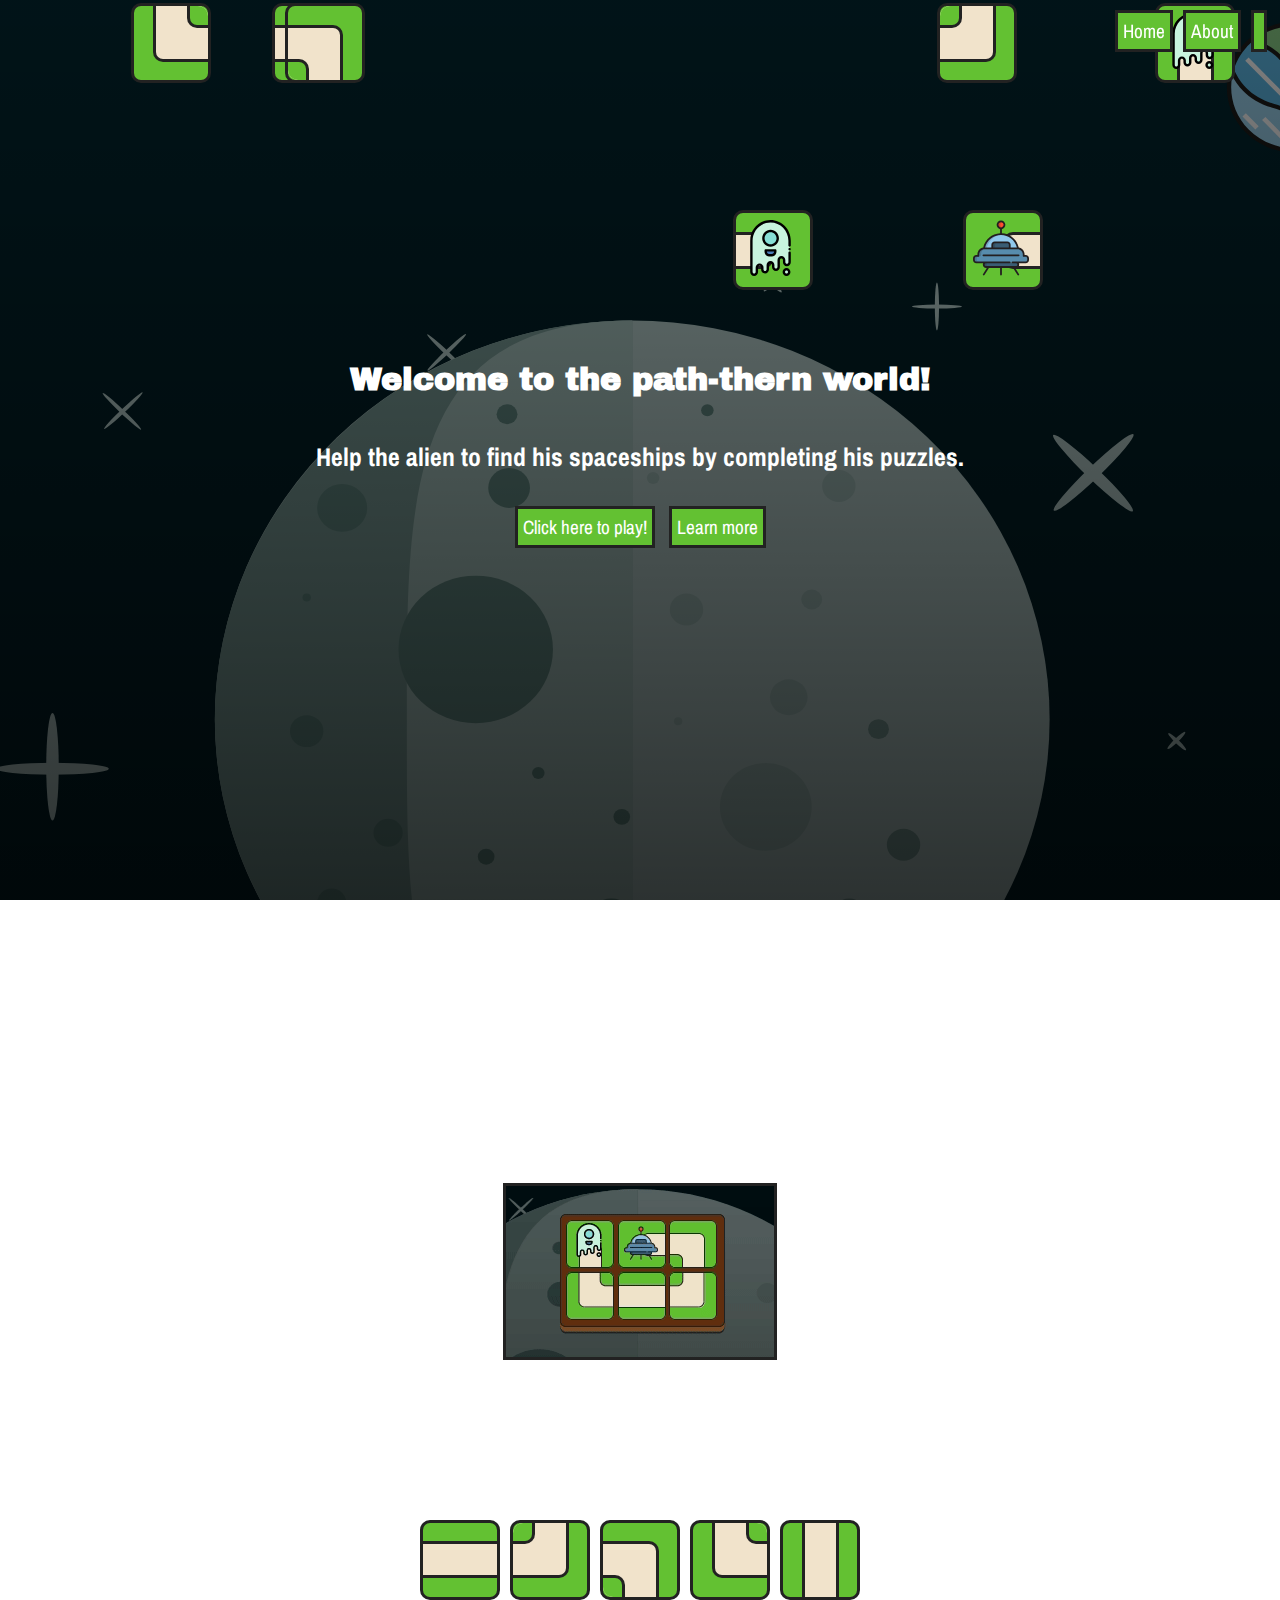
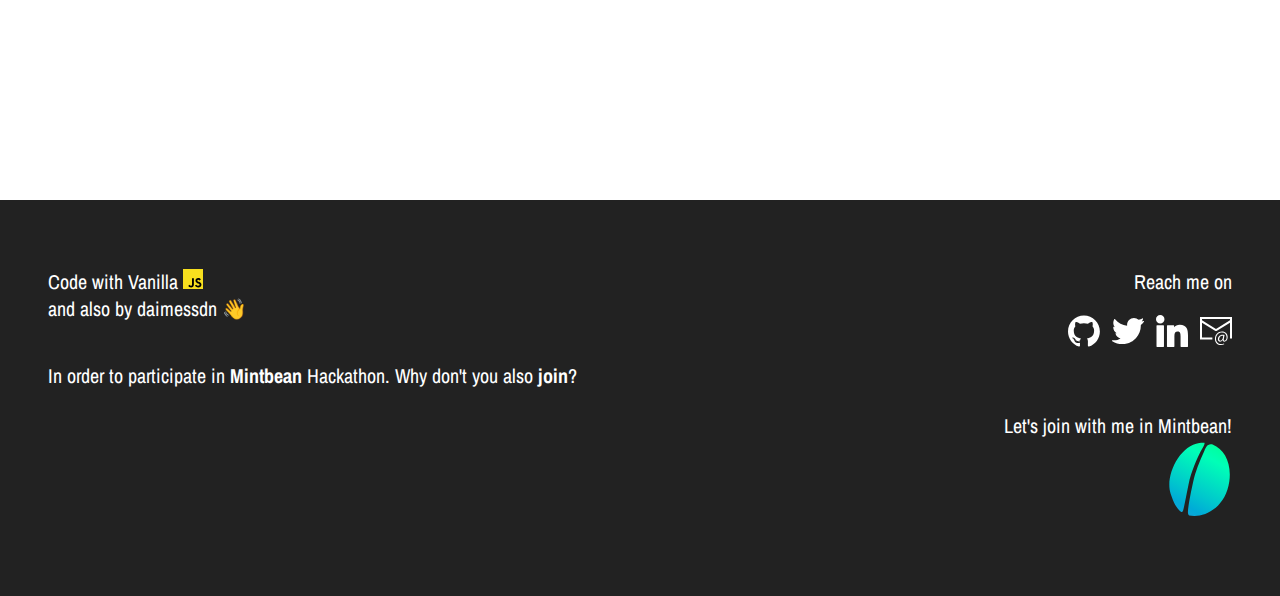
<file: index.html>
<!DOCTYPE html>
<html lang="en">
<head>
	<meta charset="utf-8" />
	<meta name="viewport" content="width=device-width, initial-scale=1.0" />

	<meta property="og:type" content="website" />
	<meta property="og:title" content="path-thern game" />
    <meta property="og:description" content="Guide the alien to the spaceship by creating the right path." />
	<meta property="og:url" content="https://daimessdn.github.io/path-thern" />
	<meta property="og:image" content="https://raw.githubusercontent.com/daimessdn/path-thern/master/src/img/share/path-thern-facebook-banner.png" />

	<meta name="twitter:card" content="summary" />
	<meta name="twitter:site" content="@daimessdn" />
	<meta name="twitter:title" content="path-thern game" />
	<meta name="twitter:description" content="Guide the alien to the spaceship by creating the right path." />
	<meta name="twitter:image" content="https://raw.githubusercontent.com/daimessdn/path-thern/master/src/img/share/path-thern-logo.png" />

	<title>path-thern</title>

	<link rel="stylesheet" href="https://cdnjs.cloudflare.com/ajax/libs/font-awesome/5.15.3/css/all.min.css" integrity="sha512-iBBXm8fW90+nuLcSKlbmrPcLa0OT92xO1BIsZ+ywDWZCvqsWgccV3gFoRBv0z+8dLJgyAHIhR35VZc2oM/gI1w==" crossorigin="anonymous" />

	<link rel="stylesheet" href="src/css/main.css" />
	<link rel="stylesheet" href="src/css/paths.css" />
</head>
<body>
	<nav>
		<ul>
			<li>
				<a class="action-btn" href="#home">Home</a>
			</li>

			<li>
				<a class="action-btn" href="#about">About</a>
			</li>

			<li>
				<a class="action-btn" href="https://github.com/daimessdn/path-thern"><i class="fab fa-github"></i></a>
			</li>
		</ul>
	</nav>

	<header id="home">
		<div id="animation-background">
			<div class="box float1 right-bottom-line"><div></div><div></div></div>
			<div class="box float2 start-top"><div></div><div></div></div>
			<div class="box float3 horizontal-line"><div></div><div></div></div>
			<div class="box float4 left-top-line"><div></div><div></div></div>
			<div class="box float5 finish-left"><div></div><div></div></div>
			<div class="box float6 start-right"><div></div><div></div></div>
			<div class="box float7 left-bottom-line"><div></div><div></div></div>
		</div>

		<div class="container container-flex">
			<h1>Welcome to the path-thern world!</h1>
			<h2>Help the alien to find his spaceships by completing his puzzles.</h2>
			<p>
				<a href="game.html" class="action-btn">Click here to play!</a>
				<a href="#about" class="action-btn">Learn more</a>
		</div>
	</header>

	<main>
		<section id="about">
			<div class="container container-flex">
				<h2>About path-thern</h2>

				<img id="demo-image" src="src/img/demo/smalldemo1.gif" alt="path-thern-demo" />

				<p><strong>path-thern</strong> is a puzzle game played by rotating boxes on a platform in certain moves. The boxes are rotated to produce a path which the alien can get to his spaceship. </p>

				<p>For the first start, you can rotate the box by click the box. <a href="game.html">Click here</a> if you are ready to play!</p>

				<div id="box-playground"></div>
			</div>
		</section>
	</main>

	<footer>
        <div>
            <p>
                Code with Vanilla
                <img class="language-logo" src="src/img/icon/jslogo.svg" title="JavaScript" alt="JavaScript" /><br />and also <i class="fas fa-heart"></i> by daimessdn 👋
            </p>

            <p>
                In order to participate in <a href="https://mintbean.io" target="_blank">Mintbean</a> Hackathon. Why don't you also <a href="https://mintbean.io" target="_blank">join</a>?
            </p>
        </div>

        <div>
            <p>Reach me on<br />
                <ul class="social-media-footer">
                    <li><a href="https://www.github.com/daimessdn" target="_blank">
                        <img src="src/img/icon/github.svg" alt="GitHub" title="GitHub" />
                        </a></li> 
                    <li><a href="https://www.twitter.com/daimessdn" target="_blank">
                        <img src="src/img/icon/twitter.svg" alt="Twitter" title="Twitter" />
                        </a></li>
                    <li><a href="https://www.linkedin.com/in/dimaswehhh" target="_blank">
                        <img src="src/img/icon/linkedin.svg" alt="Linkedin" title="Linkedin" />
                        </a></li> 
                    <li><a href="mailto:daimessdn@gmail.com" target="_blank">
                        <img src="src/img/icon/email.svg" alt="Email" title="Email" />
                        </a></li> 
                </ul>
            </p>

            <p>
            	Let's join with me in Mintbean!<br />
            	<a href="https://mintbean.io"><img src="src/img/icon/bean.svg" style="width: 64px" alt="Mintbean" /></a>
            </p>
        </div>
    </footer>


	<script>
		const playground = document.querySelector("#box-playground");

		const boxes = [
			{
				rotation: 0,
				orientation: "horizontal-line"
			},
			{
				rotation: 0,
				orientation: "left-bottom-line"
			},
			{
				rotation: 0,
				orientation: "left-top-line"
			},
			{
				rotation: 0,
				orientation: "right-bottom-line"
			},
			{
				rotation: 0,
				orientation: "vertical-line"
			}
		];

		playground.innerHTML = "";

		boxes.forEach(box => {
			playground.innerHTML += `<div class="box ${box.orientation}" onclick="rotateBox(this)"><div></div><div></div></div>`
		});

		function rotateBox(element) {
			const index = Array.prototype.indexOf.call(playground.children, element);
  			const boxToBeRotated = boxes[index];

  			boxToBeRotated.rotation++;
  			element.style.transform = `rotate(${boxToBeRotated.rotation * 90}deg)`;
		}
	</script>
</body>
</html>
</file>
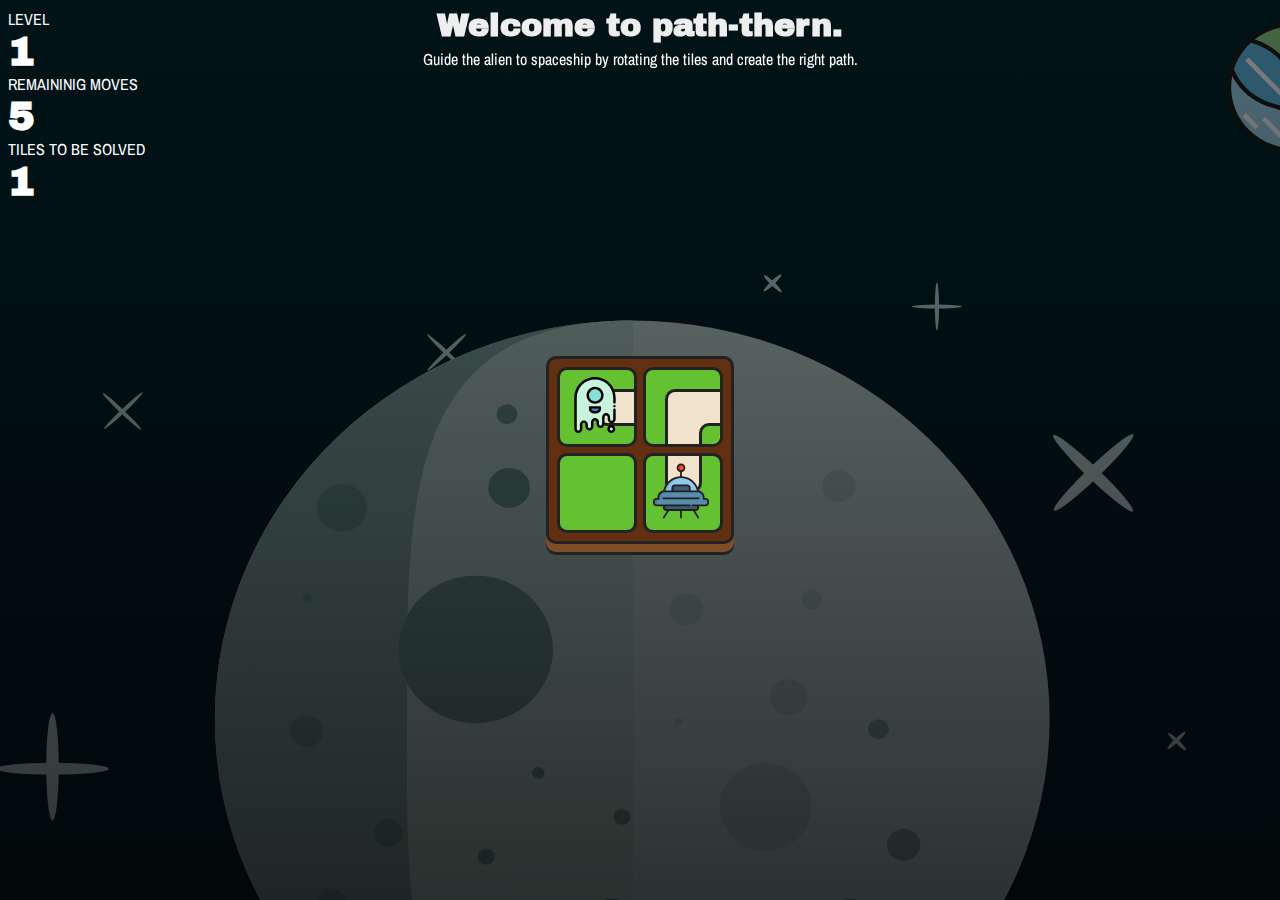
<file: game.html>
<!DOCTYPE html>
<html lang="en">
<head>
	<meta charset="utf-8" />
	<meta name="viewport" content="width=device-width, initial-scale=1.0" />

	<meta property="og:type" content="website" />
	<meta property="og:title" content="path-thern game" />
    <meta property="og:description" content="Guide the alien to the spaceship by creating the right path." />
	<meta property="og:url" content="https://daimessdn.github.io/path-thern" />
	<meta property="og:image" content="https://raw.githubusercontent.com/daimessdn/path-thern/master/src/img/share/path-thern-facebook-banner.png" />

	<meta name="twitter:card" content="summary" />
	<meta name="twitter:site" content="@daimessdn" />
	<meta name="twitter:title" content="path-thern game" />
	<meta name="twitter:description" content="Guide the alien to the spaceship by creating the right path." />
	<meta name="twitter:image" content="https://raw.githubusercontent.com/daimessdn/path-thern/master/src/img/share/path-thern-logo.png" />

	<title>path-thern</title>

	<link rel="stylesheet" href="https://cdnjs.cloudflare.com/ajax/libs/font-awesome/5.15.3/css/all.min.css" integrity="sha512-iBBXm8fW90+nuLcSKlbmrPcLa0OT92xO1BIsZ+ywDWZCvqsWgccV3gFoRBv0z+8dLJgyAHIhR35VZc2oM/gI1w==" crossorigin="anonymous" />

	<link rel="stylesheet" href="src/css/game.css" />
	<link rel="stylesheet" href="src/css/paths.css" />
</head>
<body>
	<!-- <h1>path-thern.</h1>
	<p>Rotating puzzle game and create a connection path.</p> -->
	<div id="platform"></div>

	<div id="stats">
		<p>LEVEL</p>
		<h1 id="level">x</h1>

		<p>REMAININIG MOVES</p>
		<h1 id="moves">N</h1>
		
		<p>TILES TO BE SOLVED</p>
		<h1 id="boxes-left">M</h1>
	</div>

	<div id="notification"></div>
	<div id="message"></div>
	<div id="actions"></div>

	<script src="src/js/main.js"></script>
</body>
</html>
</file>
<file: src/css/main.css>
@import url('https://fonts.googleapis.com/css2?family=Archivo+Black&family=Archivo+Narrow:wght@400;700&display=swap');

* {
	box-sizing: border-box;
}

html, body {
	margin: 0;
	padding: 0;

	scroll-behavior: smooth;
}

body {
	font-family: 'Archivo Narrow', monospace;
	font-variant-ligatures: none;

	background: linear-gradient(rgba(0, 0, 0, .5), rgba(0, 0, 0, .8)), url("../img/space.svg");
	background-position: center top;
	background-repeat: no-repeat;
	background-size: cover;
	background-attachment: fixed;
	
	color: #fff;
}

header, section {
	height: 100vh;

	display: flex;
	flex-direction: column;
	align-items: center;
	justify-content: center;

	position: relative;

	z-index: 0;

}

#animation-background {
	width: 100%;
	height: 100vh;

	position: absolute;
	top: 0;
	left: 0;
	z-index: 1;
}

#box-playground {
	display: inline-flex;
}

#box-playground .box {
	margin: 5px;
}

.container {
    margin: 4em 7em;
    width: 70%;

    z-index: 2;
}

.container-flex {
    display: flex;
    flex-direction: column;
    justify-content: center;
    align-items: center;
    text-align: center;
}

nav {
	position: fixed;
	top: 8px;
	right: 8px;
	padding: 0;

	z-index: 5;
}

nav ul {
	list-style: none;
	padding: 0;
	margin: 0;
}

nav ul li {
	padding: 10px 0;
	margin: 0;

	float: left;
	font-size: 1.2em;
}

nav a {
	color: #fff;
	text-decoration: none;

	transition: all .5s ease;
}

header h1, section h2  {
	font-size: 2em;
	font-family: "Archivo Black";
}

header h2 {
	font-size: 1.6em;
}

section {
	height: 100vh;
}

section a {
	color: #fff;
	font-weight: bold;
}

p {
	font-size: 1.2em;
}

#demo-image {
	border: 3px solid #222;
}

.action-btn {
	border: none;
	color: white;
	background-color: #63c132;
	border: 3px solid #222222;
	padding: 5px;
	margin: 5px;

	cursor: pointer;

	font-family: "Archivo Narrow";
	font-size: 1em;

	text-decoration: none;
}

footer {
    background-color: #222;
    color: #fff;
    padding: 3em;

    display: flex;
    flex-direction: row;
    width: 100%;
}

footer div {
    flex-basis: 50%;

    display: flex;
    flex-direction: column;
}

footer div:last-child {
    align-items: flex-end;

    text-align: right;
}

footer p {
    margin: 1em 0;
    font-size: 20px;
}

footer p a {
    text-decoration: none;
    color: #fff;
    font-weight: bold;
}

.just-icon, .language-logo {
    width: 20px;
}

.social-media-footer {
    list-style: none;
    margin: 0;
    padding: 0;
}

.social-media-footer li {
    display: inline;
    padding: 8px 0 8px 8px;
}

.social-media-footer li a, .social-media-footer li a:active  {
    text-decoration: none;
    color: #fff;
}

.social-media-footer li a img {
    width: 2em;
}

.float1 {
	position: absolute;
	top: 0;
	left: 10%;

	z-index: 0;

	animation: floatone 3s ease-in-out infinite;
}

.float7 {
	position: absolute;
	top: 0%;
	left: 73%;

	z-index: 0;

	animation: floatone 5s ease-in-out alternate infinite;
}

.float6 {
	position: absolute;
	top: 23%;
	left: 57%;

	z-index: 0;

	animation: floatfive 3.5s ease-in-out alternate infinite;
}

.float5 {
	position: absolute;
	top: 23%;
	left: 75%;

	z-index: 0;

	animation: floatfive 3.5s ease-in-out alternate infinite;
}

.float4 {
	position: absolute;
	top: 0;
	left: 22%;

	z-index: 0;

	animation: floatfour 3.5s ease-in-out alternate infinite;
}

.float3 {
	position: absolute;
	top: 0;
	left: 21%;

	z-index: 0;

	animation: floatthree 4s ease-in-out alternate infinite;
}

.float2 {
	position: absolute;
	top: 0;
	left: 90%;

	z-index: 0;

	animation: floattwo 2s ease-in-out alternate infinite;
}

.float1 {
	position: absolute;
	top: 0;
	left: 10%;

	z-index: 0;

	animation: floatone 3s ease-in-out infinite;
}

@keyframes floatone {
	0% {
		transform: rotate(0deg);
		top: 50%;
	} 50% {
		transform: rotate(360deg);
		top: 60%;
	} 100% {
		transform: rotate(720deg);
		top: 50%;
	}
}

@keyframes floattwo {
	from {
		transform: rotate(20deg);
		top: 2%;
	} to {
		transform: rotate(102deg);
		top: 32%;
	}
}

@keyframes floatthree {
	from {
		transform: rotate(293deg);
		top: 44%;
	} to {
		transform: rotate(53deg);
		top: 32%;
	}
}

@keyframes floatfour {
	from {
		transform: rotate(12deg);
		top: 23%;
	} to {
		transform: rotate(24deg);
		top: 0%;
	}
}

@keyframes floatfive {
	from {
		transform: rotate(90deg);
		top: 10%;
	} to {
		transform: rotate(-56deg);
		top: 12%;
	}
}
</file>
<file: src/css/paths.css>
.box {
	background-color: #63C132;
	color: white;
	width: 5em;
	height: 5em;

	user-select: none;

	cursor: pointer;
	/*position: relative;*/

	display: grid;
	place-items: center;

	border-radius: 10px;

	margin: 3px;

	border: 3px solid #222;
	/*box-shadow: 0 10px 0 0 #9EE37D, 0 3px 0 0 #358600;*/

	transform: rotate(0);

	transition: all .25s ease;
}

.horizontal-line div:first-child {
	background-color: #f1e3cb;
	width: 100%;
	height: 50%;

	border-top: 3px solid #222;
	border-bottom: 3px solid #222;

	position: absolute;
	top: 25%;
}

.horizontal-line div:last-child {
	background-color: #63C132;
	width: 100%;
	height: 25%;

	border-bottom-right-radius: 10px;
	border-bottom-left-radius: 10px;

	position: absolute;
	top: 75%;
}

.vertical-line div:first-child {
	background-color: #f1e3cb;
	width: 50%;
	height: 100%;

	border-left: 3px solid #222;
	border-right: 3px solid #222;

	position: absolute;
	left: 25%;
}

.vertical-line div:last-child {
	background-color: #63C132;
	width: 25%;
	height: 100%;

	border-top-right-radius: 10px;
	border-bottom-right-radius: 10px;

	position: absolute;
	left: 75%;
}

.crossed-line div:first-child {
	background-color: #f1e3cb;
	width: 100%;
	height: 50%;

	border-top: 3px solid #222;
	border-bottom: 3px solid #222;

	position: absolute;
	top: 25%;
}

.crossed-line div:last-child {
	background-color: #f1e3cb;
	width: 50%;
	height: 100%;

	border-left: 3px solid #222;
	border-right: 3px solid #222;

	position: absolute;
	left: 25%;
}

.right-top-line div:first-child {
	background-color: #f1e3cb;
	width: 75%;
	height: 75%;

	border-left: 3px solid #222;
	border-top: 3px solid #222;

	border-top-left-radius: 10px;
	border-bottom-right-radius: 10px;

	position: absolute;
	left: 25%;
	top: 25%;
}

.right-top-line div:last-child {
	background-color: #63C132;
	width: calc(3px + 25%);
	height: calc(3px + 25%);

	border-left: 3px solid #222;
	border-top: 3px solid #222;

	border-top-left-radius: 10px;
	border-bottom-right-radius: 10px;

	position: absolute;
	left: calc(75% - 3px);
	top: calc(75% - 3px);
}

.left-top-line div:first-child {
	background-color: #f1e3cb;
	width: 75%;
	height: 75%;

	border-right: 3px solid #222;
	border-top: 3px solid #222;	

	border-top-right-radius: 10px;
	border-bottom-left-radius: 10px;

	position: absolute;
	left: 0;
	top: 25%;
}

.left-top-line div:last-child {
	background-color: #63C132;
	width: calc(3px + 25%);
	height: calc(3px + 25%);

	border-right: 3px solid #222;
	border-top: 3px solid #222;	

	border-top-right-radius: 10px;
	border-bottom-left-radius: 10px;

	position: absolute;
	left: 0;
	top: calc(75% - 3px);
}

.right-bottom-line div:first-child {
	background-color: #f1e3cb;
	width: 75%;
	height: 75%;

	border-left: 3px solid #222;
	border-bottom: 3px solid #222;

	border-top-right-radius: 10px;
	border-bottom-left-radius: 10px;

	position: absolute;
	left: 25%;
	top: 0;
}

.right-bottom-line div:last-child {
	background-color: #63C132;
	width: calc(25% + 3px);
	height: calc(25% + 3px);

	border-left: 3px solid #222;
	border-bottom: 3px solid #222;

	border-top-right-radius: 10px;
	border-bottom-left-radius: 10px;

	position: absolute;
	left: calc(75% - 3px);
	top: 0;
}

.left-bottom-line div:first-child {
	background-color: #f1e3cb;
	width: 75%;
	height: 75%;

	border-right: 3px solid #222;
	border-bottom: 3px solid #222;

	border-top-left-radius: 10px;
	border-bottom-right-radius: 10px;

	position: absolute;
	left: 0;
	top: 0;
}

.left-bottom-line div:last-child {
	background-color: #63C132;
	width: calc(25% + 3px);
	height: calc(25% + 3px);

	border-right: 3px solid #222;
	border-bottom: 3px solid #222;

	border-top-left-radius: 10px;
	border-bottom-right-radius: 10px;

	position: absolute;
	left: 0;
	top: 0;
}

.start-top div:first-child, .finish-top div:first-child {
	background-color: #f1e3cb;
	width: 50%;
	height: 50%;

	border: 3px solid #222;
	border-bottom: none;

	position: absolute;
	left: 25%;
	top: 50%;

	border-radius: 10px 10px 0 0;
}

.start-bottom div:first-child, .finish-bottom div:first-child {
	background-color: #f1e3cb;
	width: 50%;
	height: 50%;

	border: 3px solid #222;
	border-top: none;

	position: absolute;
	left: 25%;
	top: 0em;

	border-radius: 0 0 10px 10px;
}

.start-left div:first-child, .finish-left div:first-child {
	background-color: #f1e3cb;
	width: 50%;
	height: 50%;

	border: 3px solid #222;
	border-right: none;

	position: absolute;
	left: 50%;
	top: 25%;


	border-radius: 10px 0 0 10px;
}

.start-right div:first-child, .finish-right div:first-child {
	background-color: #f1e3cb;
	width: 50%;
	height: 50%;

	border: 3px solid #222;
	border-left: none;

	position: absolute;
	left: 0em;
	top: 25%;

	border-radius: 0 10px 10px 0;	
}

.start-top div:last-child,
.start-bottom div:last-child,
.start-left div:last-child,
.start-right div:last-child {
	background-image: url("../img/alien.svg");

	width: 75%;
	height: 75%;

	position: absolute;
	left: 10%;
	top: 10%;

	animation: movechar 2s ease-in-out alternate infinite;
}

.finish-top div:last-child,
.finish-bottom div:last-child,
.finish-left div:last-child,
.finish-right div:last-child {
	background-image: url("../img/ufo.svg");

	width: 75%;
	height: 75%;

	position: absolute;
	left: 10%;
	top: 10%;
}

@keyframes movechar {
	from {
		top: 10%;
	} to {
		top: -10%;
	}
}
</file>
<file: src/css/game.css>
@import url('https://fonts.googleapis.com/css2?family=Archivo+Black&family=Archivo+Narrow:wght@400;600&display=swap');

* {
	box-sizing: border-box;
}

html, body {
	height: 100vh;
	margin: 0;
	padding: 0;
}

body {
	font-family: 'Archivo Narrow', monospace;
	font-variant-ligatures: none;

	background: linear-gradient(rgba(0, 0, 0, .5), rgba(0, 0, 0, .8)), url("../img/space.svg");
	background-position: center top;
	background-size: cover;

	display: flex;
	flex-direction: column;
	align-items: center;
	justify-content: center;
}

#platform {
	display: flex;
	flex-wrap: wrap;

	align-items: flex-start;
	justify-content: flex-start;

	background-color: #622f10;
	padding: 5px;

	border: 3px solid #222;
	border-radius: 10px;

	transition: all .3s ease;

	box-shadow: 0 .5em 0 0 #7e4d25, 0 calc(.5em + 3px) 0 0 #222;

	width: 0;
	height: 0;
}

#stats {
	user-select: none;

	position: absolute;
	left: 8px;
	top: 8px;

	color: #fff;
}

#stats * {
	margin: 0;
}

#stats h1 {
	font-family: "Archivo Black";
	font-size: 2.5em;
}

#stats p {
	font-size: 1em;
}

#message {
	position: fixed;

	user-select: none;

	color: #fff;
	font-size: 1em;

	top: calc(2em + 16px);
	left: 50%;
	width: 50%;
	margin-left: -25%;

	display: flex;
	justify-content: center;
}

#actions {
	position: fixed;
	top: calc(2em + 42px);
	left: 50%;
	width: 50%;
	margin-left: -25%;

	display: flex;
	justify-content: center;
}

.action-btn {
	border: none;
	color: white;
	background-color: #63c132;
	border: 3px solid #222222;
	padding: 5px;
	margin: 5px;

	cursor: pointer;

	font-family: "Archivo Narrow";
	font-size: 1em;
}

#notification {
	user-select: none;

	color: #eee;

	position: fixed;
	top: 8px;
	left: 50%;
	width: 50%;
	margin-left: -25%;

	font-family: "Archivo Black";
	font-size: 2em;
	font-weight: bold;

	text-align: center;
}
</file>
